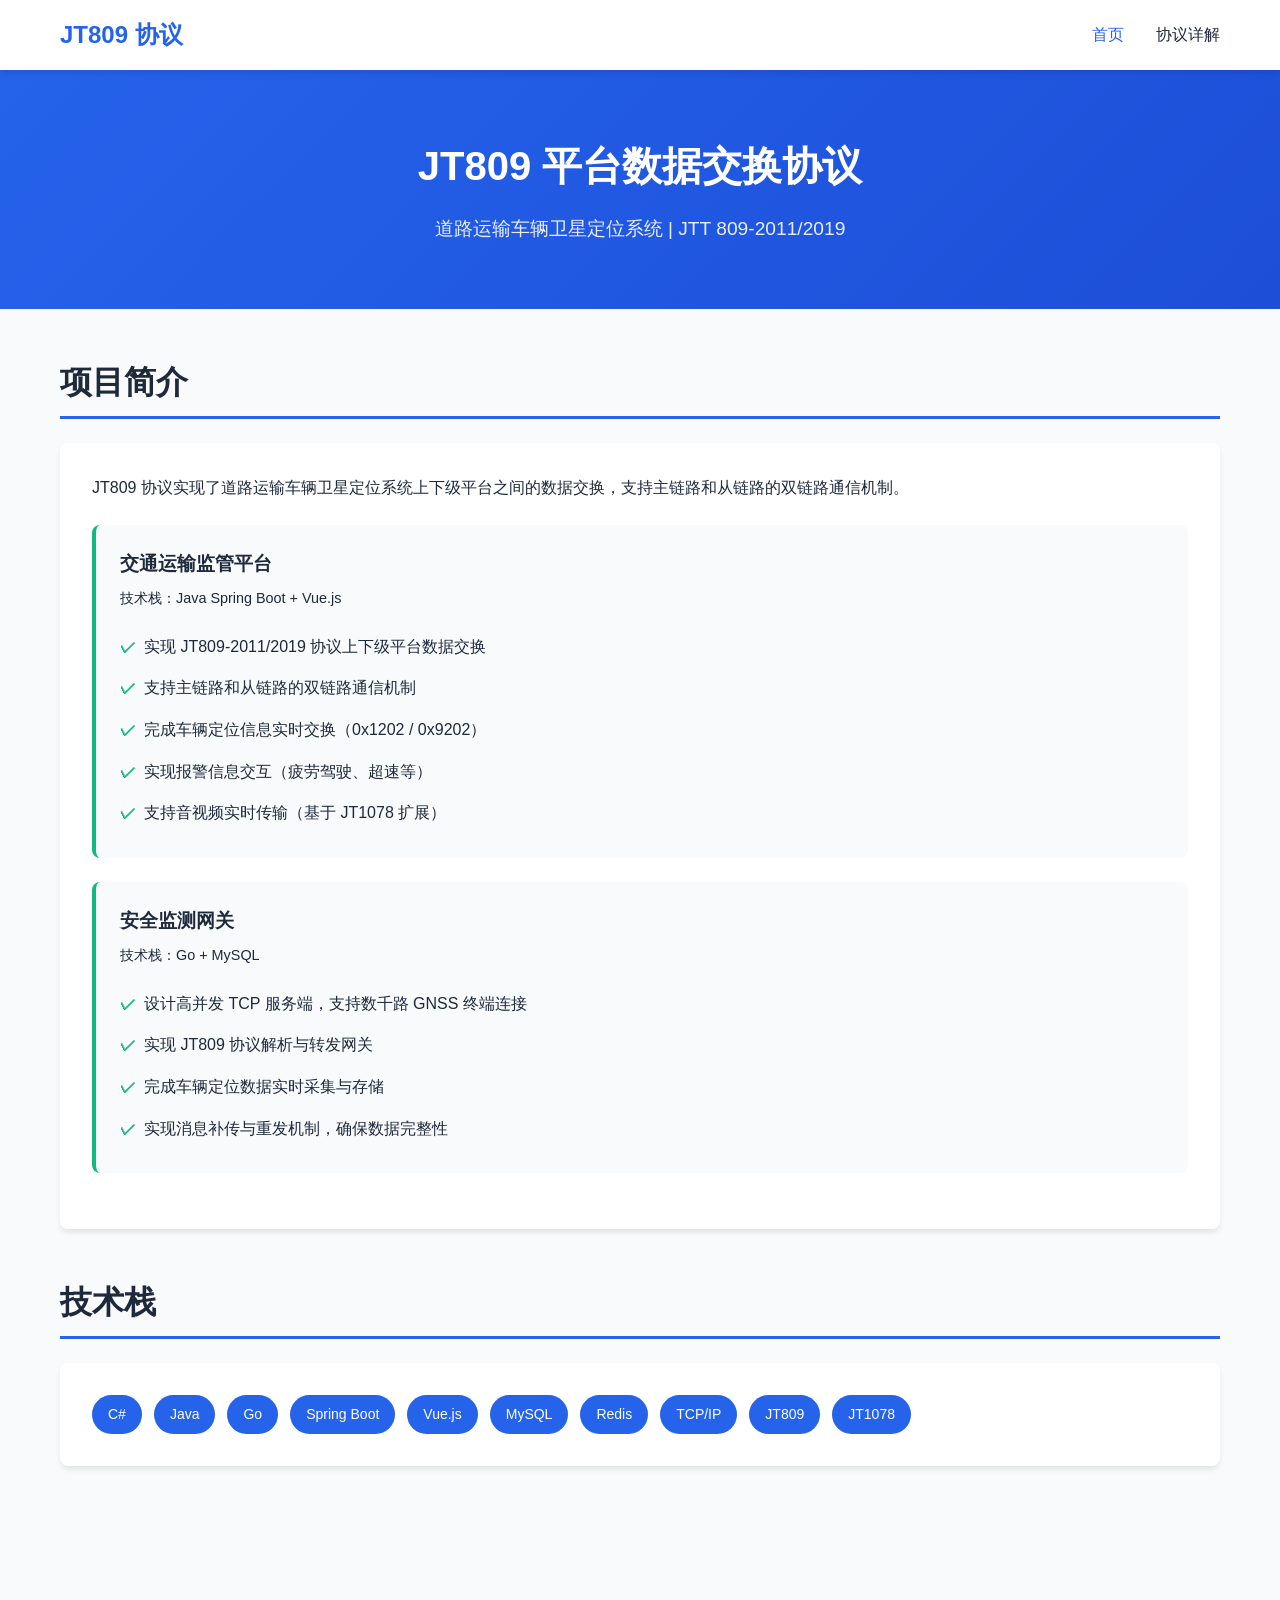
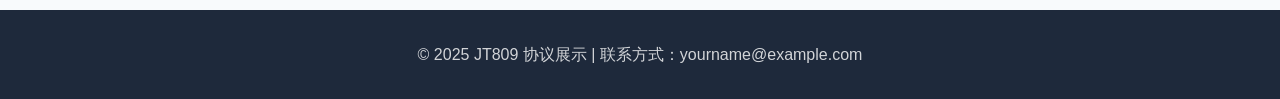
<file: index.html>
<!DOCTYPE html>
<html lang="zh-CN">
<head>
    <meta charset="UTF-8">
    <meta name="viewport" content="width=device-width, initial-scale=1.0">
    <title>JT809 协议首页</title>
    <link rel="stylesheet" href="css/style.css">
</head>
<body>
    <nav class="navbar">
        <div class="container">
            <a href="index.html" class="logo">JT809 协议</a>
            <ul class="nav-links">
                <li><a href="index.html" class="active">首页</a></li>
                <li><a href="jt809.html">协议详解</a></li>
            </ul>
        </div>
    </nav>

    <header class="header">
        <div class="container">
            <h1>JT809 平台数据交换协议</h1>
            <p class="subtitle">道路运输车辆卫星定位系统 | JTT 809-2011/2019</p>
        </div>
    </header>

    <main class="main">
        <div class="container">
            <!-- 项目简介 -->
            <section class="section">
                <h2>项目简介</h2>
                <div class="content-block">
                    <p>JT809 协议实现了道路运输车辆卫星定位系统上下级平台之间的数据交换，支持主链路和从链路的双链路通信机制。</p>
                    
                    <div class="project-card" style="margin-top: 1.5rem;">
                        <h3>交通运输监管平台</h3>
                        <p class="project-meta">技术栈：Java Spring Boot + Vue.js</p>
                        <ul class="project-features">
                            <li>实现 JT809-2011/2019 协议上下级平台数据交换</li>
                            <li>支持主链路和从链路的双链路通信机制</li>
                            <li>完成车辆定位信息实时交换（0x1202 / 0x9202）</li>
                            <li>实现报警信息交互（疲劳驾驶、超速等）</li>
                            <li>支持音视频实时传输（基于 JT1078 扩展）</li>
                        </ul>
                    </div>
                    
                    <div class="project-card" style="margin-top: 1.5rem;">
                        <h3>安全监测网关</h3>
                        <p class="project-meta">技术栈：Go + MySQL</p>
                        <ul class="project-features">
                            <li>设计高并发 TCP 服务端，支持数千路 GNSS 终端连接</li>
                            <li>实现 JT809 协议解析与转发网关</li>
                            <li>完成车辆定位数据实时采集与存储</li>
                            <li>实现消息补传与重发机制，确保数据完整性</li>
                        </ul>
                    </div>
                </div>
            </section>

            <!-- 技术栈 -->
            <section class="section">
                <h2>技术栈</h2>
                <div class="content-block">
                    <div class="skills">
                        <span class="skill-tag">C#</span>
                        <span class="skill-tag">Java</span>
                        <span class="skill-tag">Go</span>
                        <span class="skill-tag">Spring Boot</span>
                        <span class="skill-tag">Vue.js</span>
                        <span class="skill-tag">MySQL</span>
                        <span class="skill-tag">Redis</span>
                        <span class="skill-tag">TCP/IP</span>
                        <span class="skill-tag">JT809</span>
                        <span class="skill-tag">JT1078</span>
                    </div>
                </div>
            </section>
        </div>
    </main>

    <footer class="footer">
        <div class="container">
            <p>&copy; 2025 JT809 协议展示 | 联系方式：yourname@example.com</p>
        </div>
    </footer>

    <style>
        .btn {
            display: inline-block;
            background: var(--primary-color);
            color: white;
            padding: 0.5rem 1.5rem;
            border-radius: 4px;
            text-decoration: none;
            margin-top: 1rem;
            transition: background 0.3s;
        }
        .btn:hover {
            background: var(--primary-dark);
        }
        
        .skills {
            display: flex;
            flex-wrap: wrap;
            gap: 0.75rem;
        }
        
        .skill-tag {
            background: var(--primary-color);
            color: white;
            padding: 0.5rem 1rem;
            border-radius: 20px;
            font-size: 0.875rem;
        }
    </style>
</body>
</html>
</file>
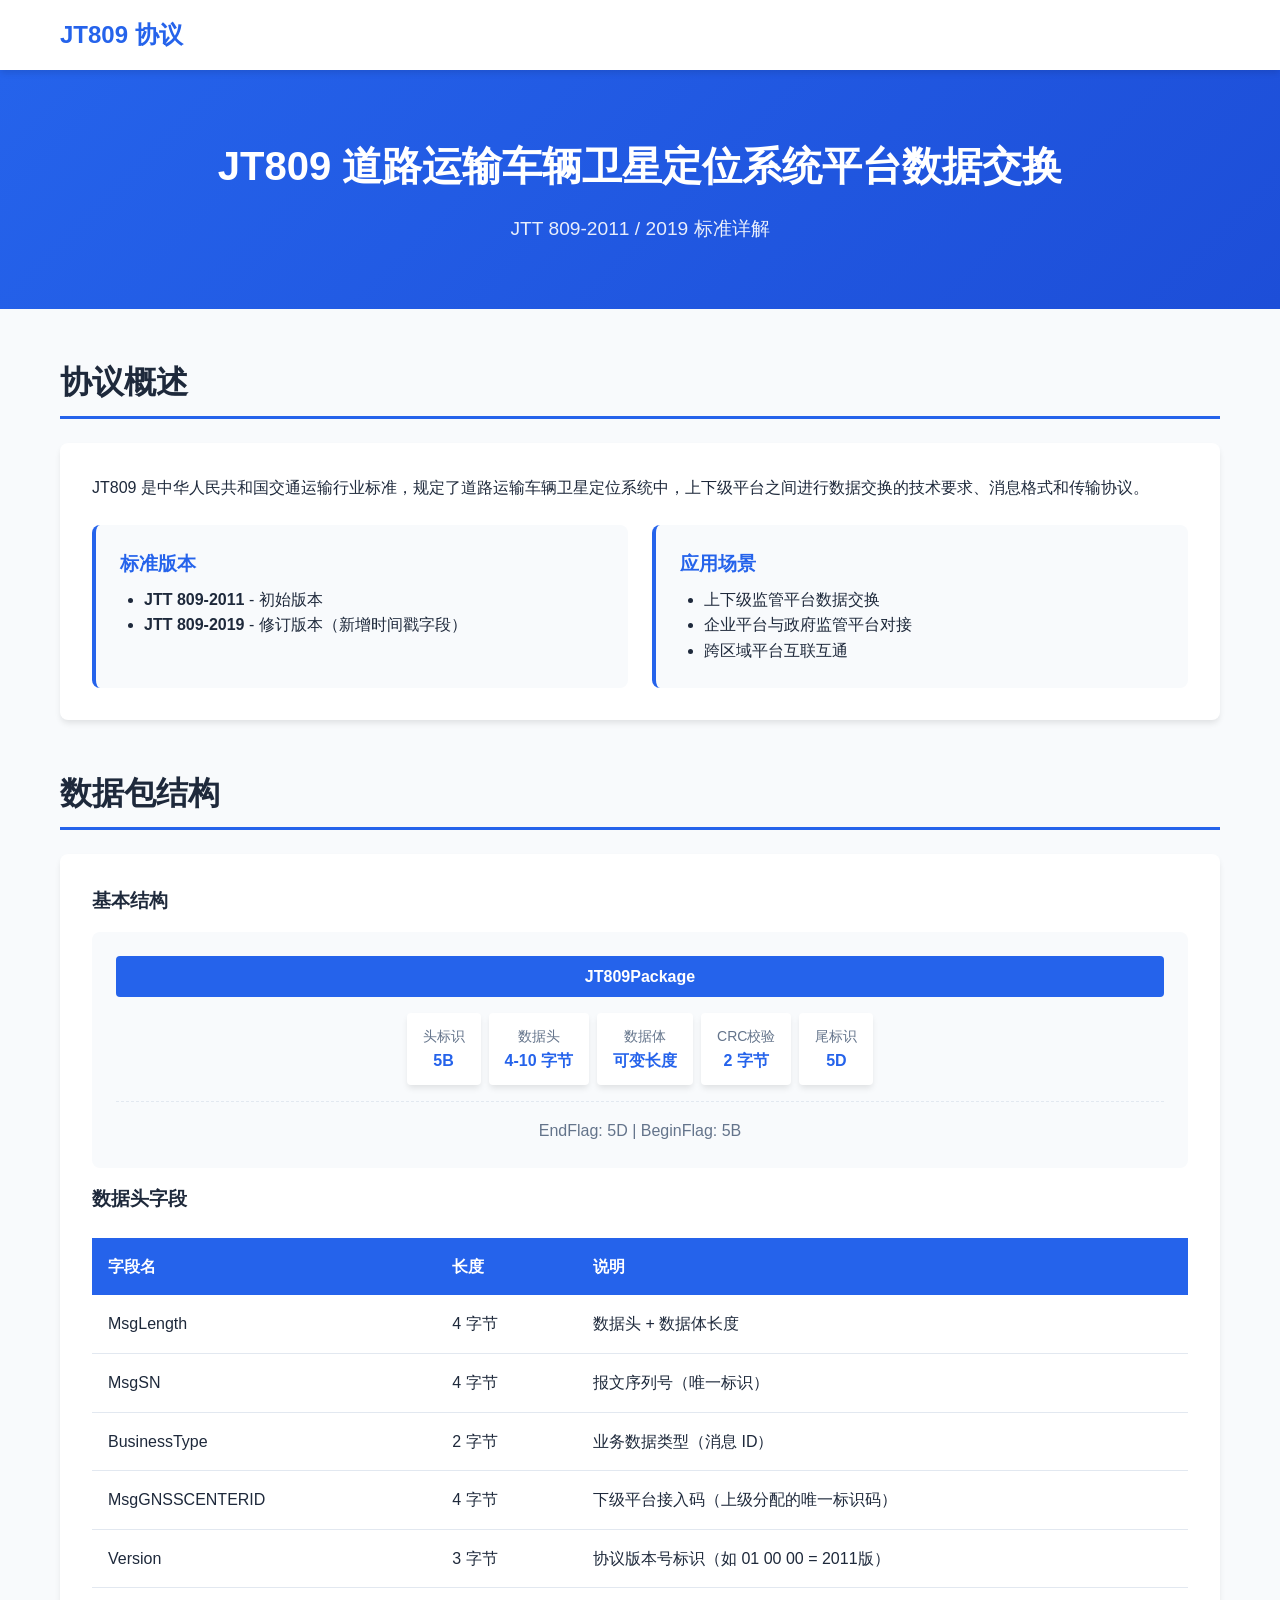
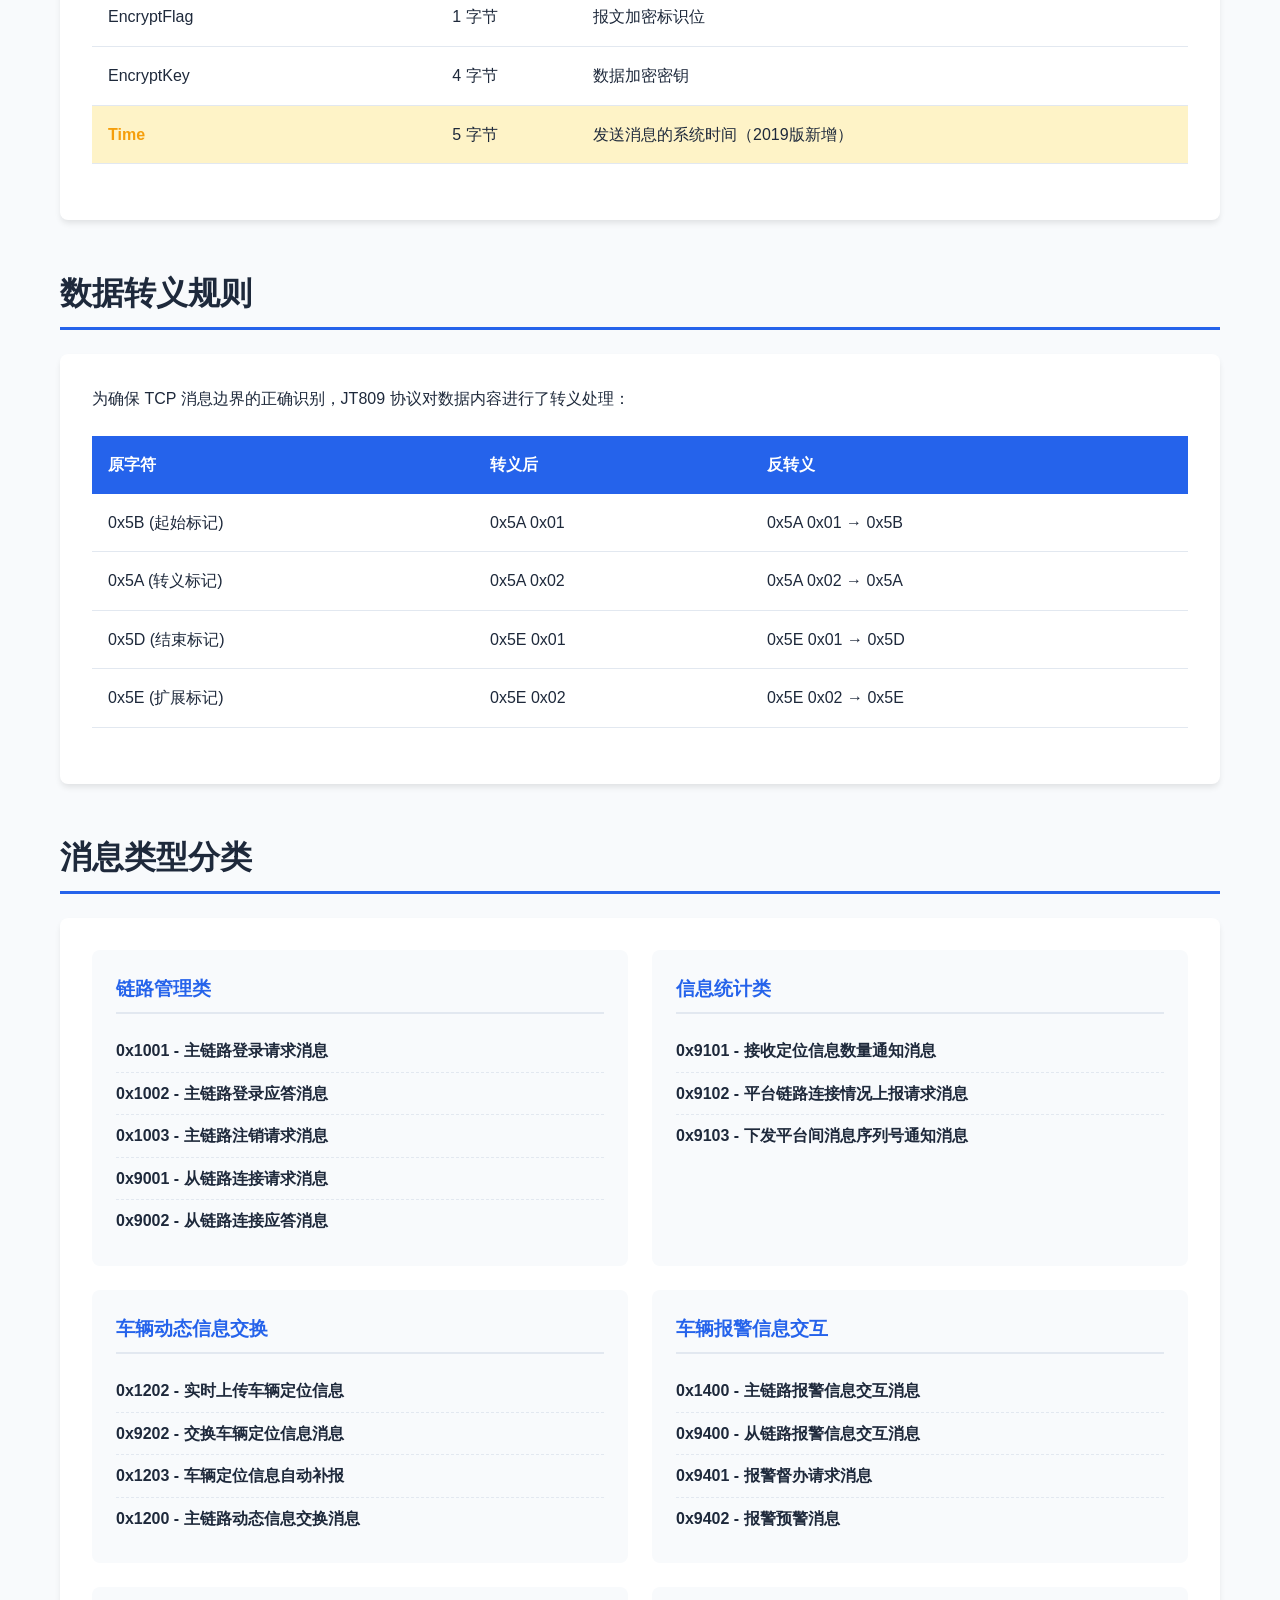
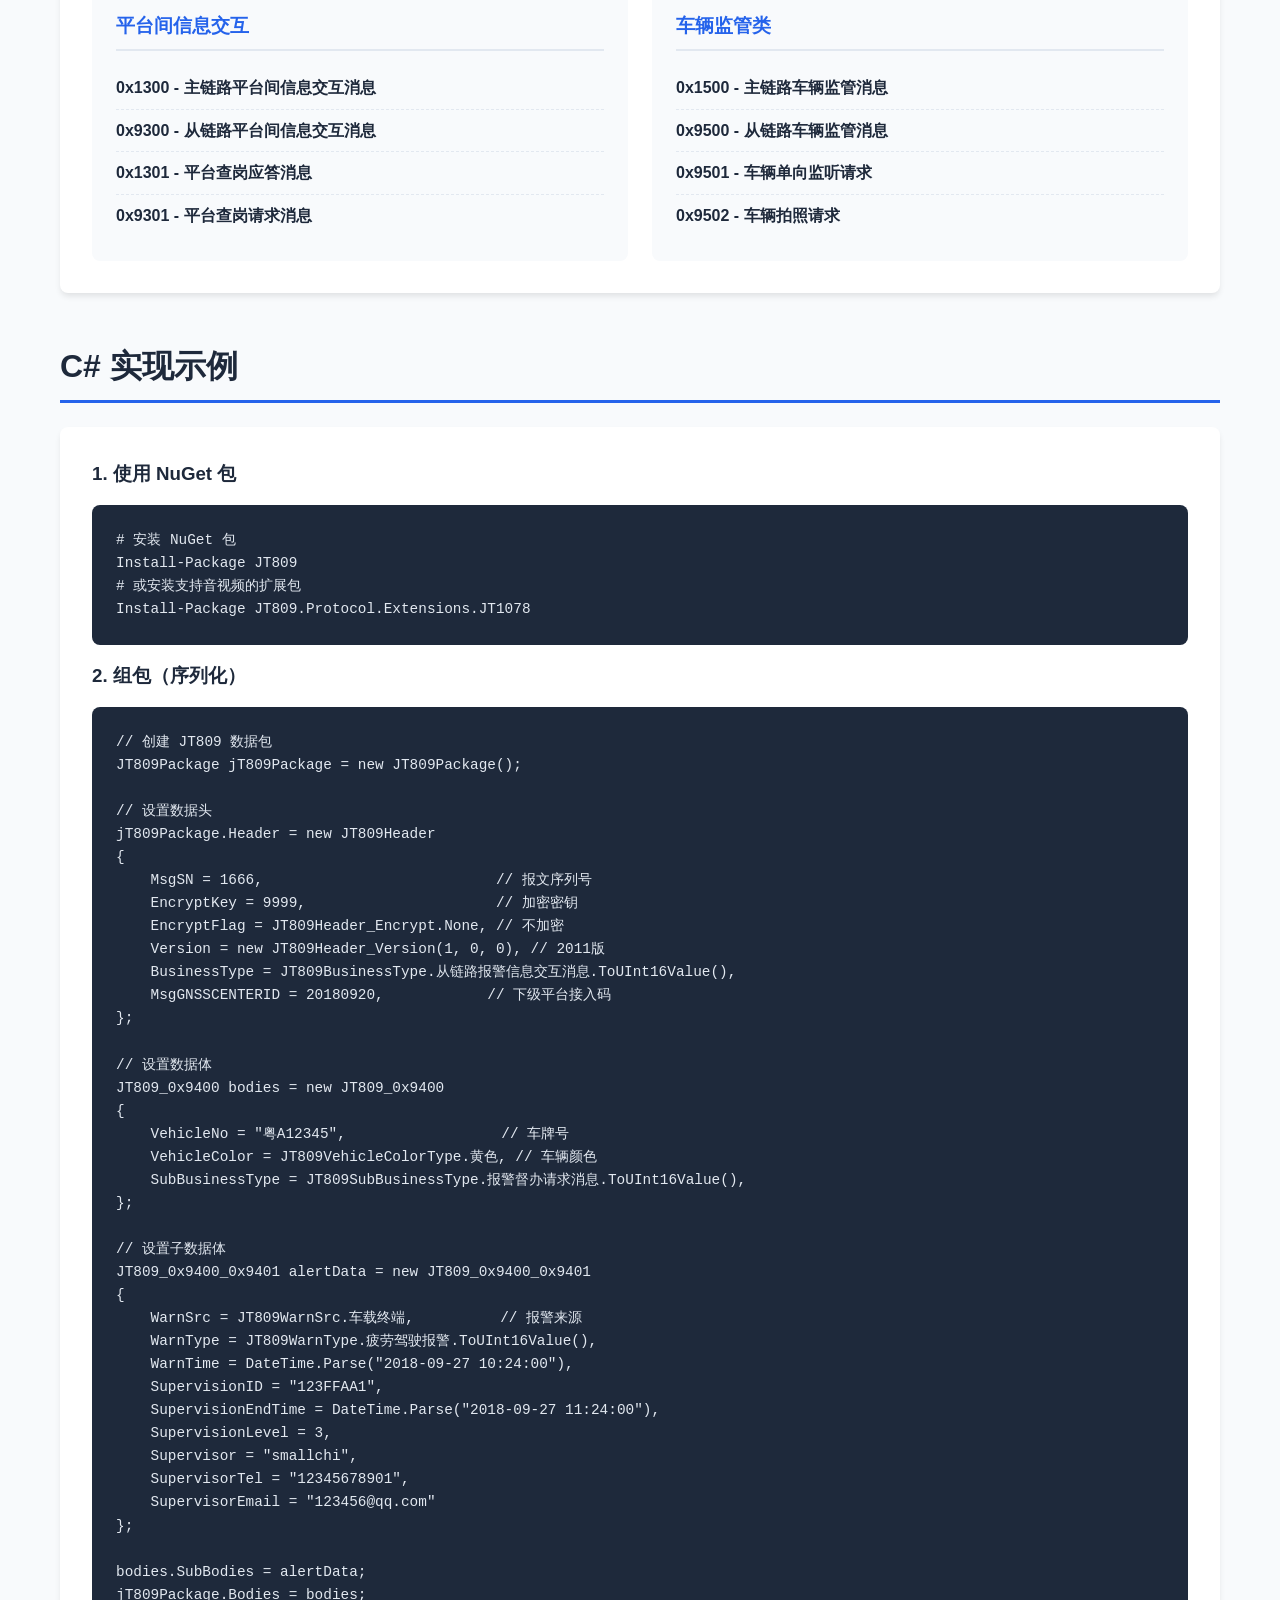
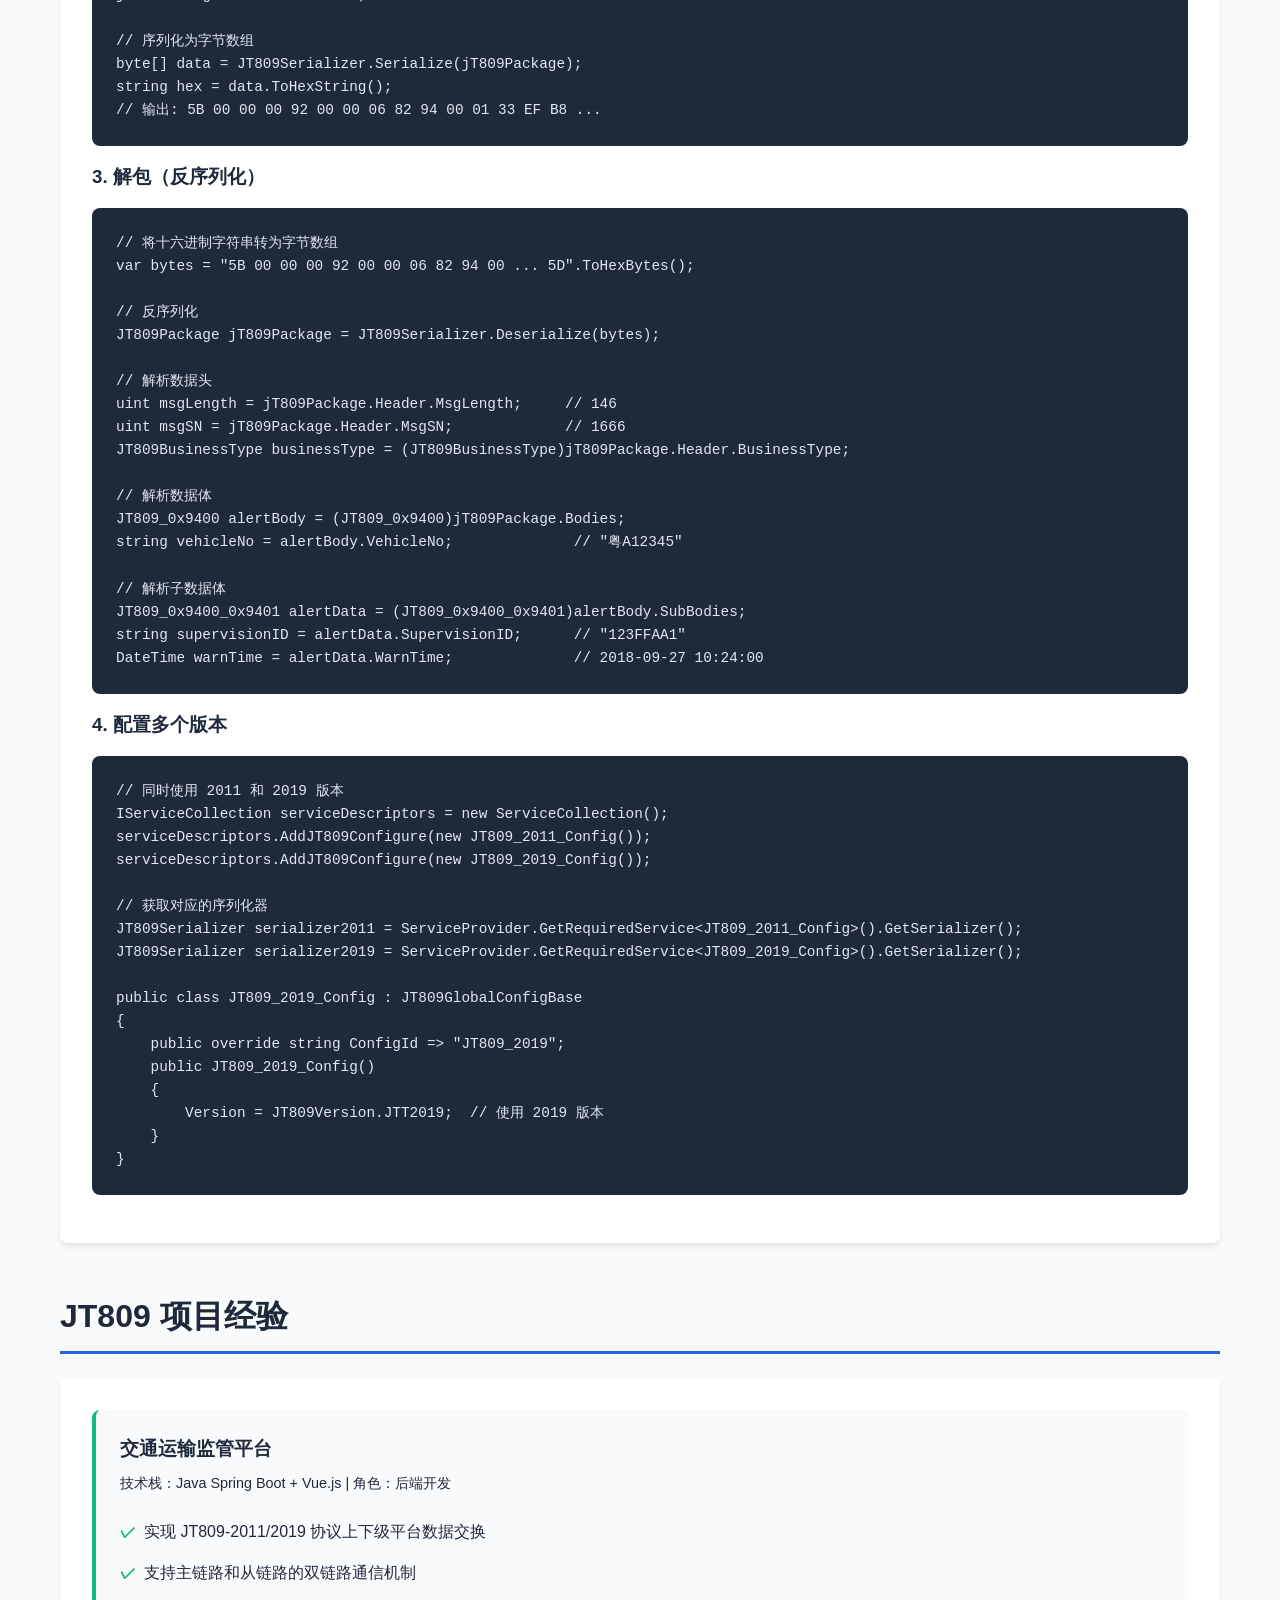
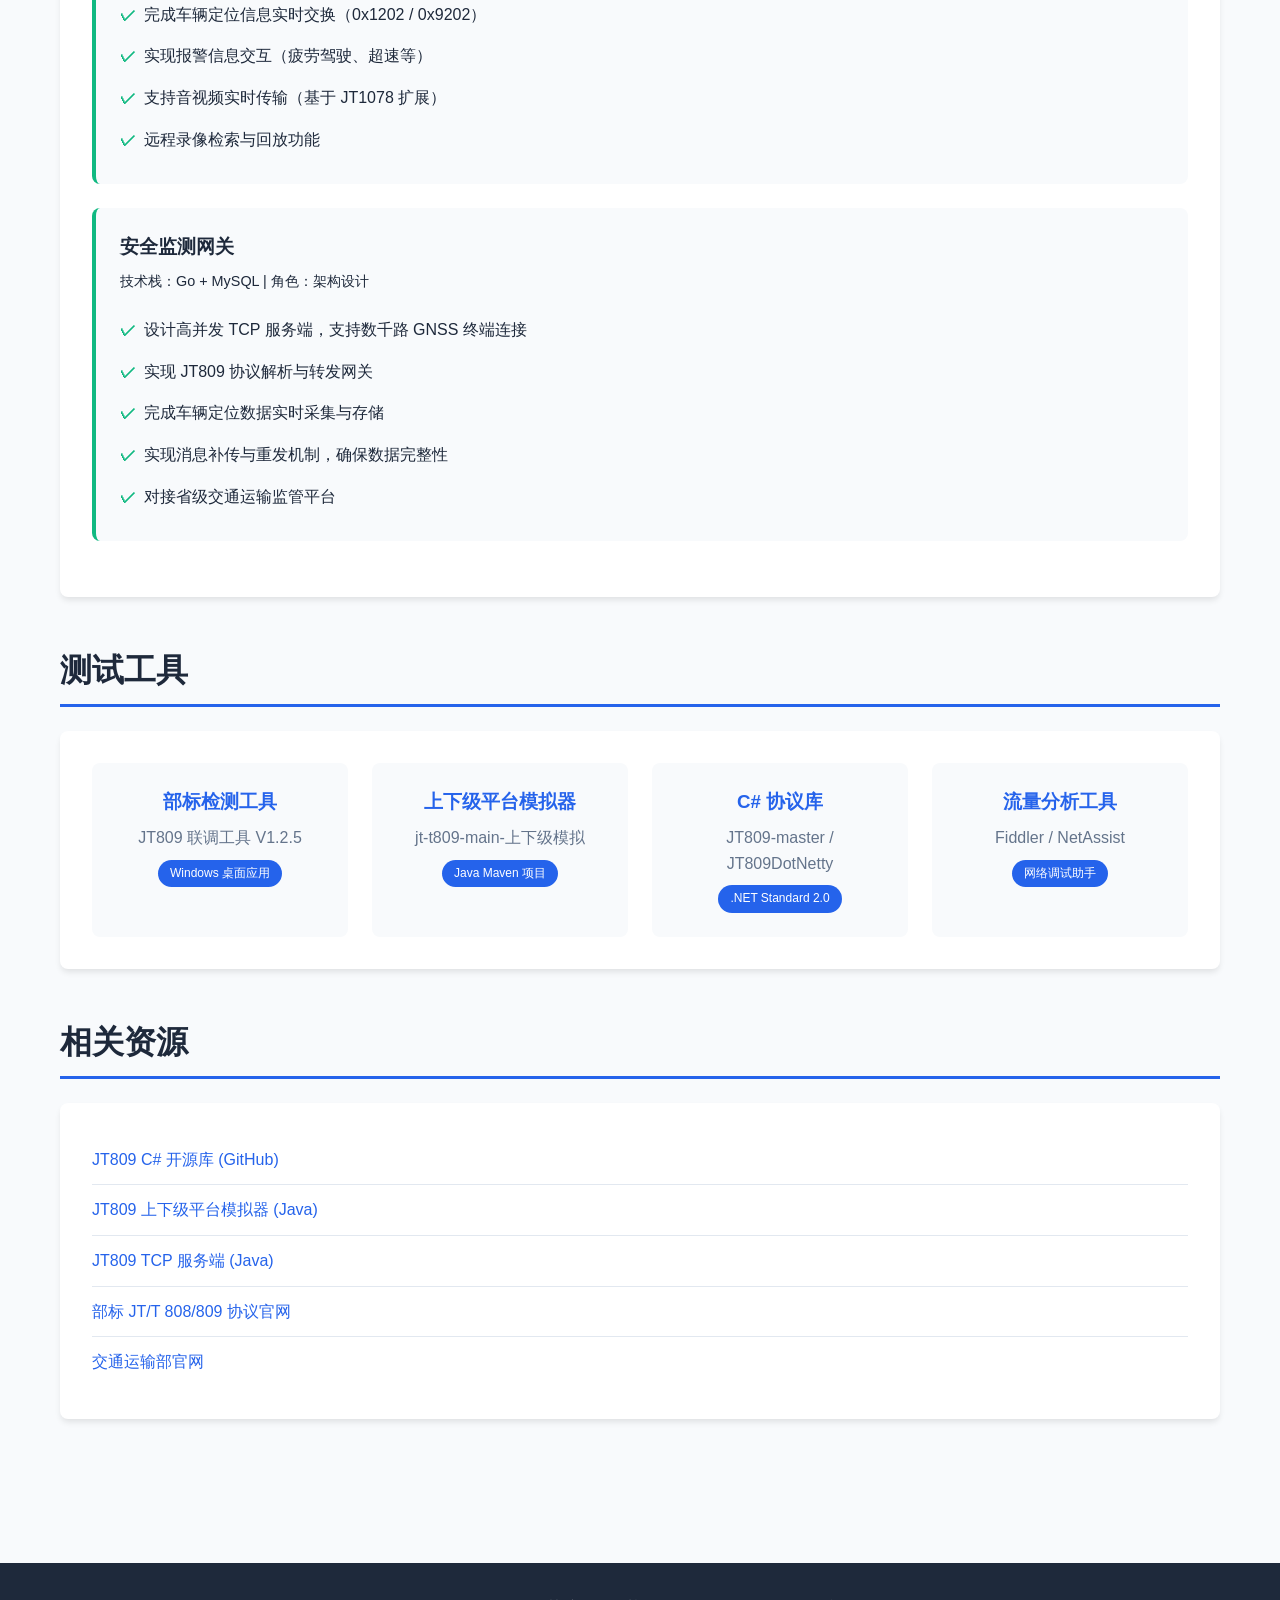
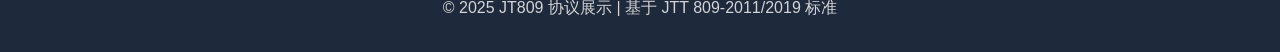
<file: jt809.html>
<!DOCTYPE html>
<html lang="zh-CN">
<head>
    <meta charset="UTF-8">
    <meta name="viewport" content="width=device-width, initial-scale=1.0">
    <title>JT809 协议详解</title>
    <link rel="stylesheet" href="css/style.css">
</head>
<body>
    <nav class="navbar">
        <div class="container">
            <a href="index.html" class="logo">JT809 协议</a>
        </div>
    </nav>

    <header class="header">
        <div class="container">
            <h1>JT809 道路运输车辆卫星定位系统平台数据交换</h1>
            <p class="subtitle">JTT 809-2011 / 2019 标准详解</p>
        </div>
    </header>

    <main class="main">
        <div class="container">
            <!-- 协议概述 -->
            <section class="section">
                <h2>协议概述</h2>
                <div class="content-block">
                    <p>JT809 是中华人民共和国交通运输行业标准，规定了道路运输车辆卫星定位系统中，上下级平台之间进行数据交换的技术要求、消息格式和传输协议。</p>
                    
                    <div class="info-grid">
                        <div class="info-item">
                            <h3>标准版本</h3>
                            <ul>
                                <li><strong>JTT 809-2011</strong> - 初始版本</li>
                                <li><strong>JTT 809-2019</strong> - 修订版本（新增时间戳字段）</li>
                            </ul>
                        </div>
                        <div class="info-item">
                            <h3>应用场景</h3>
                            <ul>
                                <li>上下级监管平台数据交换</li>
                                <li>企业平台与政府监管平台对接</li>
                                <li>跨区域平台互联互通</li>
                            </ul>
                        </div>
                    </div>
                </div>
            </section>

            <!-- 数据包结构 -->
            <section class="section">
                <h2>数据包结构</h2>
                <div class="content-block">
                    <h3>基本结构</h3>
                    <div class="diagram">
                        <div class="diagram-header">JT809Package</div>
                        <div class="diagram-body">
                            <div class="part">
                                <span class="part-label">头标识</span>
                                <span class="part-value">5B</span>
                            </div>
                            <div class="part">
                                <span class="part-label">数据头</span>
                                <span class="part-value">4-10 字节</span>
                            </div>
                            <div class="part">
                                <span class="part-label">数据体</span>
                                <span class="part-value">可变长度</span>
                            </div>
                            <div class="part">
                                <span class="part-label">CRC校验</span>
                                <span class="part-value">2 字节</span>
                            </div>
                            <div class="part">
                                <span class="part-label">尾标识</span>
                                <span class="part-value">5D</span>
                            </div>
                        </div>
                        <div class="diagram-footer">EndFlag: 5D | BeginFlag: 5B</div>
                    </div>

                    <h3>数据头字段</h3>
                    <table class="data-table">
                        <thead>
                            <tr>
                                <th>字段名</th>
                                <th>长度</th>
                                <th>说明</th>
                            </tr>
                        </thead>
                        <tbody>
                            <tr>
                                <td>MsgLength</td>
                                <td>4 字节</td>
                                <td>数据头 + 数据体长度</td>
                            </tr>
                            <tr>
                                <td>MsgSN</td>
                                <td>4 字节</td>
                                <td>报文序列号（唯一标识）</td>
                            </tr>
                            <tr>
                                <td>BusinessType</td>
                                <td>2 字节</td>
                                <td>业务数据类型（消息 ID）</td>
                            </tr>
                            <tr>
                                <td>MsgGNSSCENTERID</td>
                                <td>4 字节</td>
                                <td>下级平台接入码（上级分配的唯一标识码）</td>
                            </tr>
                            <tr>
                                <td>Version</td>
                                <td>3 字节</td>
                                <td>协议版本号标识（如 01 00 00 = 2011版）</td>
                            </tr>
                            <tr>
                                <td>EncryptFlag</td>
                                <td>1 字节</td>
                                <td>报文加密标识位</td>
                            </tr>
                            <tr>
                                <td>EncryptKey</td>
                                <td>4 字节</td>
                                <td>数据加密密钥</td>
                            </tr>
                            <tr class="new-field">
                                <td>Time</td>
                                <td>5 字节</td>
                                <td>发送消息的系统时间（2019版新增）</td>
                            </tr>
                        </tbody>
                    </table>
                </div>
            </section>

            <!-- 转义规则 -->
            <section class="section">
                <h2>数据转义规则</h2>
                <div class="content-block">
                    <p>为确保 TCP 消息边界的正确识别，JT809 协议对数据内容进行了转义处理：</p>
                    
                    <table class="escape-table">
                        <thead>
                            <tr>
                                <th>原字符</th>
                                <th>转义后</th>
                                <th>反转义</th>
                            </tr>
                        </thead>
                        <tbody>
                            <tr>
                                <td>0x5B (起始标记)</td>
                                <td>0x5A 0x01</td>
                                <td>0x5A 0x01 → 0x5B</td>
                            </tr>
                            <tr>
                                <td>0x5A (转义标记)</td>
                                <td>0x5A 0x02</td>
                                <td>0x5A 0x02 → 0x5A</td>
                            </tr>
                            <tr>
                                <td>0x5D (结束标记)</td>
                                <td>0x5E 0x01</td>
                                <td>0x5E 0x01 → 0x5D</td>
                            </tr>
                            <tr>
                                <td>0x5E (扩展标记)</td>
                                <td>0x5E 0x02</td>
                                <td>0x5E 0x02 → 0x5E</td>
                            </tr>
                        </tbody>
                    </table>
                </div>
            </section>

            <!-- 消息类型 -->
            <section class="section">
                <h2>消息类型分类</h2>
                <div class="content-block">
                    <div class="message-categories">
                        <div class="category">
                            <h3>链路管理类</h3>
                            <ul>
                                <li><strong>0x1001 - 主链路登录请求消息</strong></li>
                                <li><strong>0x1002 - 主链路登录应答消息</strong></li>
                                <li><strong>0x1003 - 主链路注销请求消息</strong></li>
                                <li><strong>0x9001 - 从链路连接请求消息</strong></li>
                                <li><strong>0x9002 - 从链路连接应答消息</strong></li>
                            </ul>
                        </div>
                        
                        <div class="category">
                            <h3>信息统计类</h3>
                            <ul>
                                <li><strong>0x9101 - 接收定位信息数量通知消息</strong></li>
                                <li><strong>0x9102 - 平台链路连接情况上报请求消息</strong></li>
                                <li><strong>0x9103 - 下发平台间消息序列号通知消息</strong></li>
                            </ul>
                        </div>
                        
                        <div class="category">
                            <h3>车辆动态信息交换</h3>
                            <ul>
                                <li><strong>0x1202 - 实时上传车辆定位信息</strong></li>
                                <li><strong>0x9202 - 交换车辆定位信息消息</strong></li>
                                <li><strong>0x1203 - 车辆定位信息自动补报</strong></li>
                                <li><strong>0x1200 - 主链路动态信息交换消息</strong></li>
                            </ul>
                        </div>
                        
                        <div class="category">
                            <h3>车辆报警信息交互</h3>
                            <ul>
                                <li><strong>0x1400 - 主链路报警信息交互消息</strong></li>
                                <li><strong>0x9400 - 从链路报警信息交互消息</strong></li>
                                <li><strong>0x9401 - 报警督办请求消息</strong></li>
                                <li><strong>0x9402 - 报警预警消息</strong></li>
                            </ul>
                        </div>
                        
                        <div class="category">
                            <h3>平台间信息交互</h3>
                            <ul>
                                <li><strong>0x1300 - 主链路平台间信息交互消息</strong></li>
                                <li><strong>0x9300 - 从链路平台间信息交互消息</strong></li>
                                <li><strong>0x1301 - 平台查岗应答消息</strong></li>
                                <li><strong>0x9301 - 平台查岗请求消息</strong></li>
                            </ul>
                        </div>
                        
                        <div class="category">
                            <h3>车辆监管类</h3>
                            <ul>
                                <li><strong>0x1500 - 主链路车辆监管消息</strong></li>
                                <li><strong>0x9500 - 从链路车辆监管消息</strong></li>
                                <li><strong>0x9501 - 车辆单向监听请求</strong></li>
                                <li><strong>0x9502 - 车辆拍照请求</strong></li>
                            </ul>
                        </div>
                    </div>
                </div>
            </section>

            <!-- 示例代码 -->
            <section class="section">
                <h2>C# 实现示例</h2>
                <div class="content-block">
                    <h3>1. 使用 NuGet 包</h3>
                    <pre><code class="language-bash"># 安装 NuGet 包
Install-Package JT809
# 或安装支持音视频的扩展包
Install-Package JT809.Protocol.Extensions.JT1078</code></pre>

                    <h3>2. 组包（序列化）</h3>
                    <pre><code class="language-csharp">// 创建 JT809 数据包
JT809Package jT809Package = new JT809Package();

// 设置数据头
jT809Package.Header = new JT809Header
{
    MsgSN = 1666,                           // 报文序列号
    EncryptKey = 9999,                      // 加密密钥
    EncryptFlag = JT809Header_Encrypt.None, // 不加密
    Version = new JT809Header_Version(1, 0, 0), // 2011版
    BusinessType = JT809BusinessType.从链路报警信息交互消息.ToUInt16Value(),
    MsgGNSSCENTERID = 20180920,            // 下级平台接入码
};

// 设置数据体
JT809_0x9400 bodies = new JT809_0x9400
{
    VehicleNo = "粤A12345",                  // 车牌号
    VehicleColor = JT809VehicleColorType.黄色, // 车辆颜色
    SubBusinessType = JT809SubBusinessType.报警督办请求消息.ToUInt16Value(),
};

// 设置子数据体
JT809_0x9400_0x9401 alertData = new JT809_0x9400_0x9401
{
    WarnSrc = JT809WarnSrc.车载终端,          // 报警来源
    WarnType = JT809WarnType.疲劳驾驶报警.ToUInt16Value(),
    WarnTime = DateTime.Parse("2018-09-27 10:24:00"),
    SupervisionID = "123FFAA1",
    SupervisionEndTime = DateTime.Parse("2018-09-27 11:24:00"),
    SupervisionLevel = 3,
    Supervisor = "smallchi",
    SupervisorTel = "12345678901",
    SupervisorEmail = "123456@qq.com"
};

bodies.SubBodies = alertData;
jT809Package.Bodies = bodies;

// 序列化为字节数组
byte[] data = JT809Serializer.Serialize(jT809Package);
string hex = data.ToHexString();
// 输出: 5B 00 00 00 92 00 00 06 82 94 00 01 33 EF B8 ...</code></pre>

                    <h3>3. 解包（反序列化）</h3>
                    <pre><code class="language-csharp">// 将十六进制字符串转为字节数组
var bytes = "5B 00 00 00 92 00 00 06 82 94 00 ... 5D".ToHexBytes();

// 反序列化
JT809Package jT809Package = JT809Serializer.Deserialize(bytes);

// 解析数据头
uint msgLength = jT809Package.Header.MsgLength;     // 146
uint msgSN = jT809Package.Header.MsgSN;             // 1666
JT809BusinessType businessType = (JT809BusinessType)jT809Package.Header.BusinessType;

// 解析数据体
JT809_0x9400 alertBody = (JT809_0x9400)jT809Package.Bodies;
string vehicleNo = alertBody.VehicleNo;              // "粤A12345"

// 解析子数据体
JT809_0x9400_0x9401 alertData = (JT809_0x9400_0x9401)alertBody.SubBodies;
string supervisionID = alertData.SupervisionID;      // "123FFAA1"
DateTime warnTime = alertData.WarnTime;              // 2018-09-27 10:24:00</code></pre>

                    <h3>4. 配置多个版本</h3>
                    <pre><code class="language-csharp">// 同时使用 2011 和 2019 版本
IServiceCollection serviceDescriptors = new ServiceCollection();
serviceDescriptors.AddJT809Configure(new JT809_2011_Config());
serviceDescriptors.AddJT809Configure(new JT809_2019_Config());

// 获取对应的序列化器
JT809Serializer serializer2011 = ServiceProvider.GetRequiredService&lt;JT809_2011_Config&gt;().GetSerializer();
JT809Serializer serializer2019 = ServiceProvider.GetRequiredService&lt;JT809_2019_Config&gt;().GetSerializer();

public class JT809_2019_Config : JT809GlobalConfigBase
{
    public override string ConfigId => "JT809_2019";
    public JT809_2019_Config()
    {
        Version = JT809Version.JTT2019;  // 使用 2019 版本
    }
}</code></pre>
                </div>
            </section>

            <!-- 项目经验 -->
            <section class="section">
                <h2>JT809 项目经验</h2>
                <div class="content-block">
                    <div class="project-card">
                        <h3>交通运输监管平台</h3>
                        <p class="project-meta">技术栈：Java Spring Boot + Vue.js | 角色：后端开发</p>
                        <ul class="project-features">
                            <li>实现 JT809-2011/2019 协议上下级平台数据交换</li>
                            <li>支持主链路和从链路的双链路通信机制</li>
                            <li>完成车辆定位信息实时交换（0x1202 / 0x9202）</li>
                            <li>实现报警信息交互（疲劳驾驶、超速等）</li>
                            <li>支持音视频实时传输（基于 JT1078 扩展）</li>
                            <li>远程录像检索与回放功能</li>
                        </ul>
                    </div>

                    <div class="project-card">
                        <h3>安全监测网关</h3>
                        <p class="project-meta">技术栈：Go + MySQL | 角色：架构设计</p>
                        <ul class="project-features">
                            <li>设计高并发 TCP 服务端，支持数千路 GNSS 终端连接</li>
                            <li>实现 JT809 协议解析与转发网关</li>
                            <li>完成车辆定位数据实时采集与存储</li>
                            <li>实现消息补传与重发机制，确保数据完整性</li>
                            <li>对接省级交通运输监管平台</li>
                        </ul>
                    </div>
                </div>
            </section>

            <!-- 测试工具 -->
            <section class="section">
                <h2>测试工具</h2>
                <div class="content-block">
                    <div class="tools-grid">
                        <div class="tool-item">
                            <h3>部标检测工具</h3>
                            <p>JT809 联调工具 V1.2.5</p>
                            <span class="tool-type">Windows 桌面应用</span>
                        </div>
                        <div class="tool-item">
                            <h3>上下级平台模拟器</h3>
                            <p>jt-t809-main-上下级模拟</p>
                            <span class="tool-type">Java Maven 项目</span>
                        </div>
                        <div class="tool-item">
                            <h3>C# 协议库</h3>
                            <p>JT809-master / JT809DotNetty</p>
                            <span class="tool-type">.NET Standard 2.0</span>
                        </div>
                        <div class="tool-item">
                            <h3>流量分析工具</h3>
                            <p>Fiddler / NetAssist</p>
                            <span class="tool-type">网络调试助手</span>
                        </div>
                    </div>
                </div>
            </section>

            <!-- 相关链接 -->
            <section class="section">
                <h2>相关资源</h2>
                <div class="content-block">
                    <ul class="resource-list">
                        <li><a href="https://github.com/SmallChi/JT809" target="_blank">JT809 C# 开源库 (GitHub)</a></li>
                        <li><a href="https://github.com/gh8080/jt-t809" target="_blank">JT809 上下级平台模拟器 (Java)</a></li>
                        <li><a href="https://github.com/wuweixian/jt809-tcp-server" target="_blank">JT809 TCP 服务端 (Java)</a></li>
                        <li><a href="https://www.jtt808.com/" target="_blank">部标 JT/T 808/809 协议官网</a></li>
                        <li><a href="http://www.mot.gov.cn/" target="_blank">交通运输部官网</a></li>
                    </ul>
                </div>
            </section>
        </div>
    </main>

    <footer class="footer">
        <div class="container">
            <p>&copy; 2025 JT809 协议展示 | 基于 JTT 809-2011/2019 标准</p>
        </div>
    </footer>

    <script src="js/highlight.js"></script>
    <script>
        document.querySelectorAll('pre code').forEach((block) => {
            hljs.highlightElement(block);
        });
    </script>
</body>
</html>
</file>
<file: css/style.css>
/* ========== 基础样式 ========== */
* {
    margin: 0;
    padding: 0;
    box-sizing: border-box;
}

:root {
    --primary-color: #2563eb;
    --primary-dark: #1d4ed8;
    --secondary-color: #64748b;
    --success-color: #10b981;
    --warning-color: #f59e0b;
    --danger-color: #ef4444;
    --bg-color: #f8fafc;
    --card-bg: #ffffff;
    --text-color: #1e293b;
    --text-muted: #64748b;
    --border-color: #e2e8f0;
    --shadow: 0 4px 6px -1px rgba(0, 0, 0, 0.1);
    --shadow-lg: 0 10px 15px -3px rgba(0, 0, 0, 0.1);
}

body {
    font-family: -apple-system, BlinkMacSystemFont, 'Segoe UI', Roboto, 'Helvetica Neue', Arial, sans-serif;
    line-height: 1.6;
    color: var(--text-color);
    background: var(--bg-color);
}

.container {
    max-width: 1200px;
    margin: 0 auto;
    padding: 0 20px;
}

/* ========== 导航栏 ========== */
.navbar {
    background: var(--card-bg);
    box-shadow: var(--shadow);
    position: sticky;
    top: 0;
    z-index: 100;
}

.navbar .container {
    display: flex;
    justify-content: space-between;
    align-items: center;
    padding: 1rem 20px;
}

.logo {
    font-size: 1.5rem;
    font-weight: 700;
    color: var(--primary-color);
    text-decoration: none;
}

.nav-links {
    display: flex;
    list-style: none;
    gap: 2rem;
}

.nav-links a {
    text-decoration: none;
    color: var(--text-color);
    font-weight: 500;
    transition: color 0.3s;
}

.nav-links a:hover,
.nav-links a.active {
    color: var(--primary-color);
}

/* ========== 头部区域 ========== */
.header {
    background: linear-gradient(135deg, var(--primary-color) 0%, var(--primary-dark) 100%);
    color: white;
    padding: 4rem 0;
    text-align: center;
}

.header h1 {
    font-size: 2.5rem;
    margin-bottom: 1rem;
}

.header .subtitle {
    font-size: 1.2rem;
    opacity: 0.9;
}

/* ========== 主要内容 ========== */
.main {
    padding: 3rem 0;
}

.section {
    margin-bottom: 3rem;
}

.section h2 {
    font-size: 2rem;
    color: var(--text-color);
    margin-bottom: 1.5rem;
    padding-bottom: 0.5rem;
    border-bottom: 3px solid var(--primary-color);
}

.content-block {
    background: var(--card-bg);
    padding: 2rem;
    border-radius: 8px;
    box-shadow: var(--shadow);
}

.content-block p {
    margin-bottom: 1rem;
    color: var(--text-color);
}

/* ========== 信息网格 ========== */
.info-grid {
    display: grid;
    grid-template-columns: repeat(auto-fit, minmax(300px, 1fr));
    gap: 1.5rem;
    margin-top: 1.5rem;
}

.info-item {
    background: var(--bg-color);
    padding: 1.5rem;
    border-radius: 8px;
    border-left: 4px solid var(--primary-color);
}

.info-item h3 {
    color: var(--primary-color);
    margin-bottom: 0.5rem;
}

.info-item ul {
    margin-left: 1.5rem;
}

/* ========== 数据包结构图 ========== */
.diagram {
    background: var(--bg-color);
    padding: 1.5rem;
    border-radius: 8px;
    margin: 1rem 0;
}

.diagram-header {
    background: var(--primary-color);
    color: white;
    padding: 0.5rem 1rem;
    border-radius: 4px;
    text-align: center;
    margin-bottom: 1rem;
    font-weight: bold;
}

.diagram-body {
    display: flex;
    flex-wrap: wrap;
    gap: 0.5rem;
    justify-content: center;
}

.diagram-body .part {
    background: white;
    padding: 0.75rem 1rem;
    border-radius: 4px;
    text-align: center;
    box-shadow: var(--shadow);
}

.part-label {
    display: block;
    font-size: 0.875rem;
    color: var(--text-muted);
}

.part-value {
    display: block;
    font-weight: bold;
    color: var(--primary-color);
}

.diagram-footer {
    text-align: center;
    margin-top: 1rem;
    padding-top: 1rem;
    border-top: 1px dashed var(--border-color);
    color: var(--text-muted);
}

/* ========== 表格样式 ========== */
.data-table,
.escape-table {
    width: 100%;
    border-collapse: collapse;
    margin: 1.5rem 0;
}

.data-table th,
.escape-table th {
    background: var(--primary-color);
    color: white;
    padding: 1rem;
    text-align: left;
    font-weight: 600;
}

.data-table td,
.escape-table td {
    padding: 1rem;
    border-bottom: 1px solid var(--border-color);
}

.data-table tr:hover,
.escape-table tr:hover {
    background: var(--bg-color);
}

.new-field {
    background: #fef3c7 !important;
}

.new-field td:first-child {
    font-weight: bold;
    color: var(--warning-color);
}

/* ========== 消息分类 ========== */
.message-categories {
    display: grid;
    grid-template-columns: repeat(auto-fit, minmax(350px, 1fr));
    gap: 1.5rem;
}

.category {
    background: var(--bg-color);
    padding: 1.5rem;
    border-radius: 8px;
}

.category h3 {
    color: var(--primary-color);
    margin-bottom: 1rem;
    padding-bottom: 0.5rem;
    border-bottom: 2px solid var(--border-color);
}

.category ul {
    list-style: none;
}

.category li {
    padding: 0.5rem 0;
    border-bottom: 1px dashed var(--border-color);
}

.category li:last-child {
    border-bottom: none;
}

/* ========== 代码块 ========== */
pre {
    background: #1e293b;
    color: #e2e8f0;
    padding: 1.5rem;
    border-radius: 8px;
    overflow-x: auto;
    margin: 1rem 0;
}

pre code {
    font-family: 'Consolas', 'Monaco', monospace;
    font-size: 0.9rem;
}

.code-block-title {
    background: var(--primary-color);
    color: white;
    padding: 0.5rem 1rem;
    border-radius: 4px 4px 0 0;
    margin: 1.5rem 0 0.5rem 0;
    font-weight: bold;
}

/* ========== 项目卡片 ========== */
.project-card {
    background: var(--bg-color);
    padding: 1.5rem;
    border-radius: 8px;
    margin-bottom: 1.5rem;
    border-left: 4px solid var(--success-color);
}

.project-card h3 {
    color: var(--text-color);
    margin-bottom: 0.5rem;
}

.project-meta {
    color: var(--text-muted);
    font-size: 0.9rem;
    margin-bottom: 1rem;
}

.project-features {
    list-style: none;
}

.project-features li {
    padding: 0.5rem 0;
    padding-left: 1.5rem;
    position: relative;
}

.project-features li::before {
    content: "✓";
    position: absolute;
    left: 0;
    color: var(--success-color);
    font-weight: bold;
}

/* ========== 工具网格 ========== */
.tools-grid {
    display: grid;
    grid-template-columns: repeat(auto-fit, minmax(250px, 1fr));
    gap: 1.5rem;
}

.tool-item {
    background: var(--bg-color);
    padding: 1.5rem;
    border-radius: 8px;
    text-align: center;
}

.tool-item h3 {
    color: var(--primary-color);
    margin-bottom: 0.5rem;
}

.tool-item p {
    color: var(--text-muted);
    margin-bottom: 0.5rem;
}

.tool-type {
    display: inline-block;
    background: var(--primary-color);
    color: white;
    padding: 0.25rem 0.75rem;
    border-radius: 20px;
    font-size: 0.75rem;
}

/* ========== 资源列表 ========== */
.resource-list {
    list-style: none;
}

.resource-list li {
    padding: 0.75rem 0;
    border-bottom: 1px solid var(--border-color);
}

.resource-list li:last-child {
    border-bottom: none;
}

.resource-list a {
    color: var(--primary-color);
    text-decoration: none;
    font-weight: 500;
}

.resource-list a:hover {
    text-decoration: underline;
}

/* ========== 页脚 ========== */
.footer {
    background: var(--text-color);
    color: white;
    text-align: center;
    padding: 2rem 0;
    margin-top: 3rem;
}

.footer p {
    opacity: 0.8;
}

/* ========== 响应式设计 ========== */
@media (max-width: 768px) {
    .navbar .container {
        flex-direction: column;
        gap: 1rem;
    }

    .nav-links {
        flex-wrap: wrap;
        justify-content: center;
        gap: 1rem;
    }

    .header h1 {
        font-size: 1.75rem;
    }

    .section h2 {
        font-size: 1.5rem;
    }

    .content-block {
        padding: 1rem;
    }

    pre {
        padding: 1rem;
        font-size: 0.8rem;
    }
}
</file>
